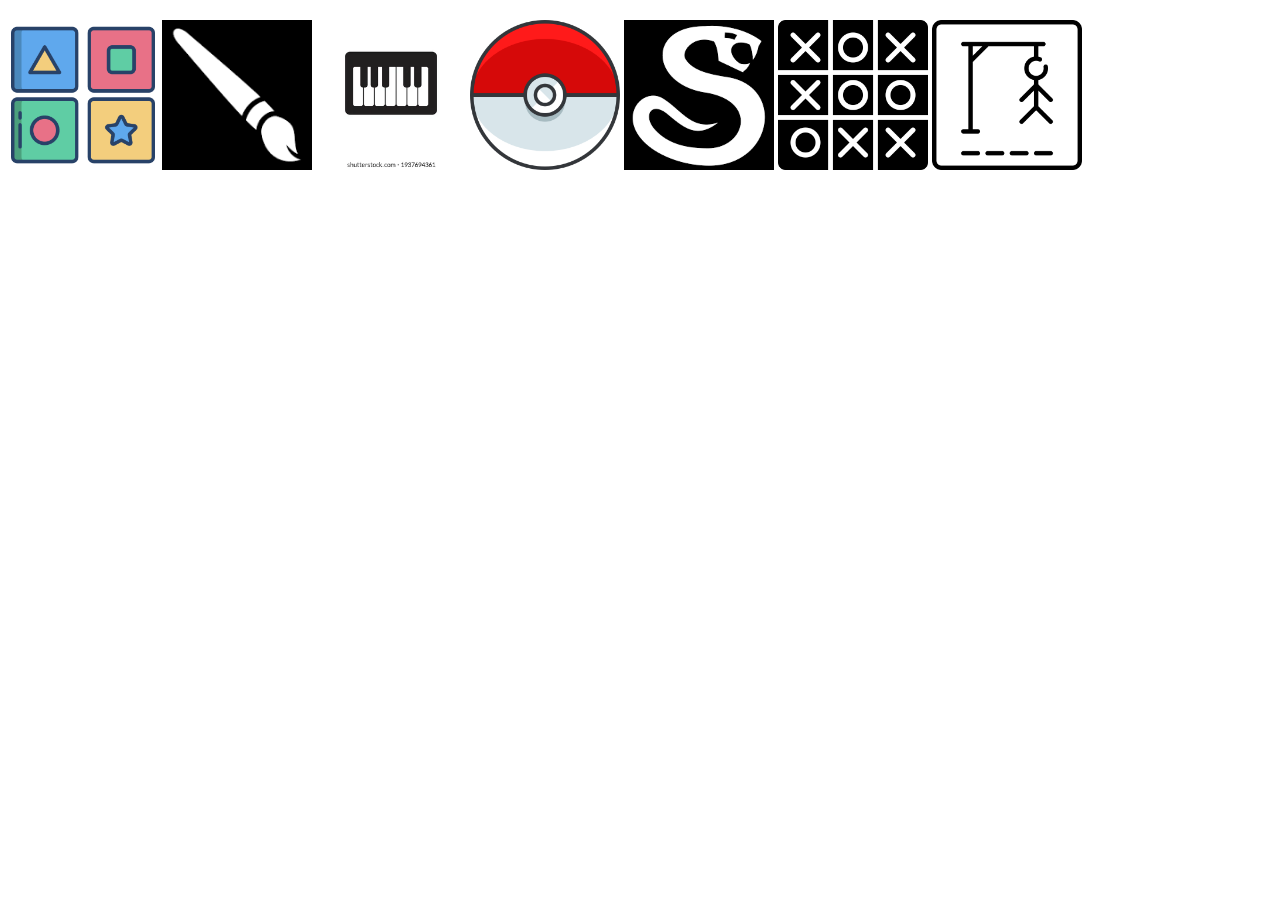
<file: index.html>
<!DOCTYPE html>
<html lang="en">
<head>
    <meta charset="UTF-8">
    <meta name="viewport" content="width=device-width, initial-scale=1.0">
    <link rel="stylesheet" href="style.css">
    <title>Meus Jogos</title>
</head>
<body>
    <div class="card">
        <div class="jogos">
            <a href="memory-game-main/memoria.html"><img class="forca" src="img/memoria.png" alt="forca"></a>
            <a href="paint-main/paint.html"><img class="forca" src="img/paint.png" alt="forca"></a>
            <a href="piano-main/piano.html"><img class="forca" src="img/piano.webp" alt="forca"></a>
            <a href="pokedex-main/pokemon.html"><img class="forca" src="img/pkebola.png" alt="forca"></a>
            <a href="snake-game-main/cobra.html"><img class="forca" src="img/cobra.png" alt="forca"></a>
            <a href="jogo-da-velha-javascript-main/velha.html"><img class="forca" src="img/velha.png" alt="forca"></a>
            <a href="projeto-jogos-main/"><img class="forca" src="img/forca.png" alt="forca"></a>
        </div>
    </div>
</body>
</html>
</file>
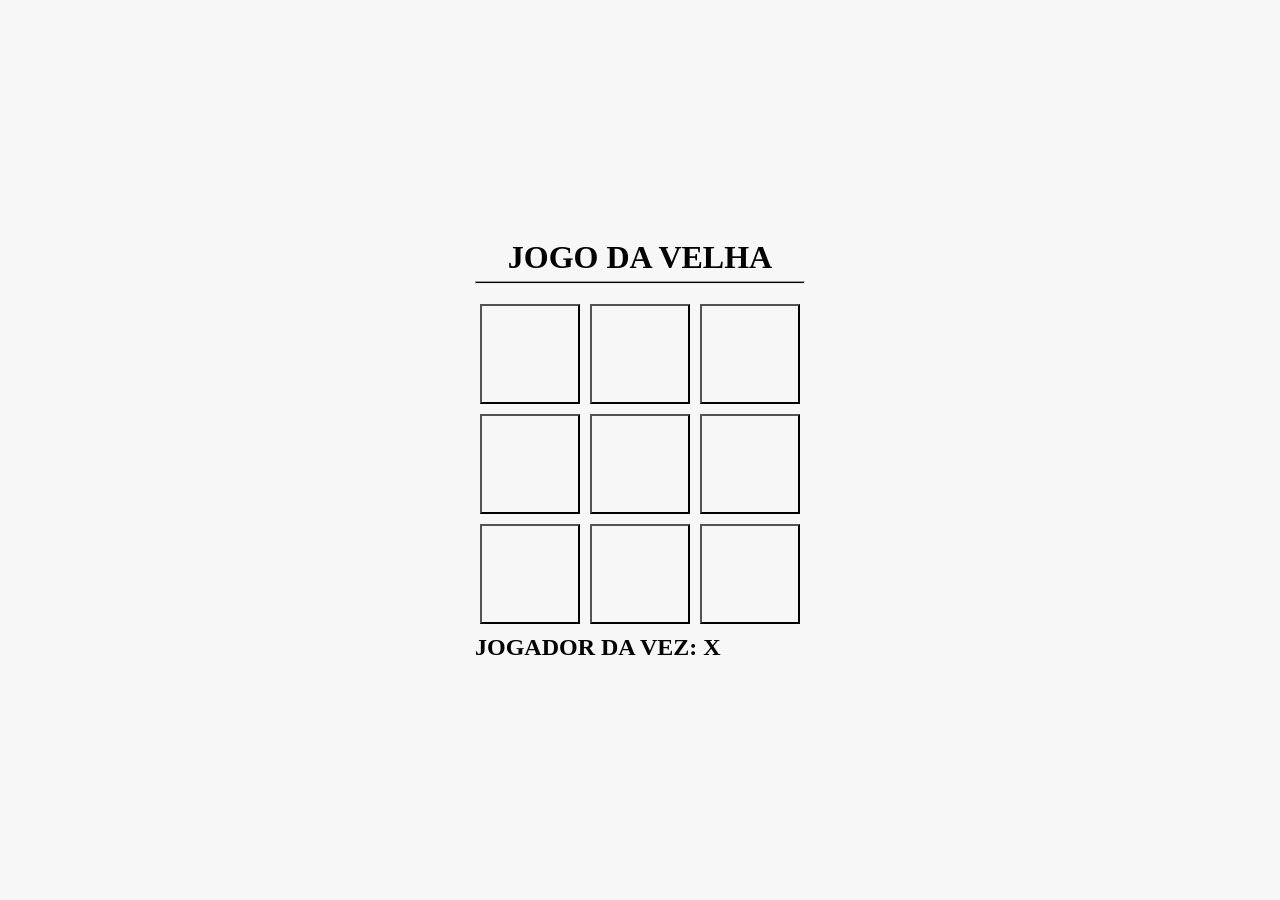
<file: jogo-da-velha-javascript-main/velha.html>
<!DOCTYPE html>
<html lang="en">
<head>
  <meta charset="UTF-8">
  <meta http-equiv="X-UA-Compatible" content="IE=edge">
  <meta name="viewport" content="width=device-width, initial-scale=1.0">
  <title>Document</title>
  <link rel="stylesheet" href="style.css">
</head>
<body>
  <main>
    <h1>JOGO DA VELHA</h1>
    <hr />
    <div class="game">
      <button data-i="1"></button>
      <button data-i="2"></button>
      <button data-i="3"></button>
      <button data-i="4"></button>
      <button data-i="5"></button>
      <button data-i="6"></button>
      <button data-i="7"></button>
      <button data-i="8"></button>
      <button data-i="9"></button>
    </div>
    <h2 class="currentPlayer"></h2>
  </main>
  <script src="script.js"></script>
</body>
</html>
</file>
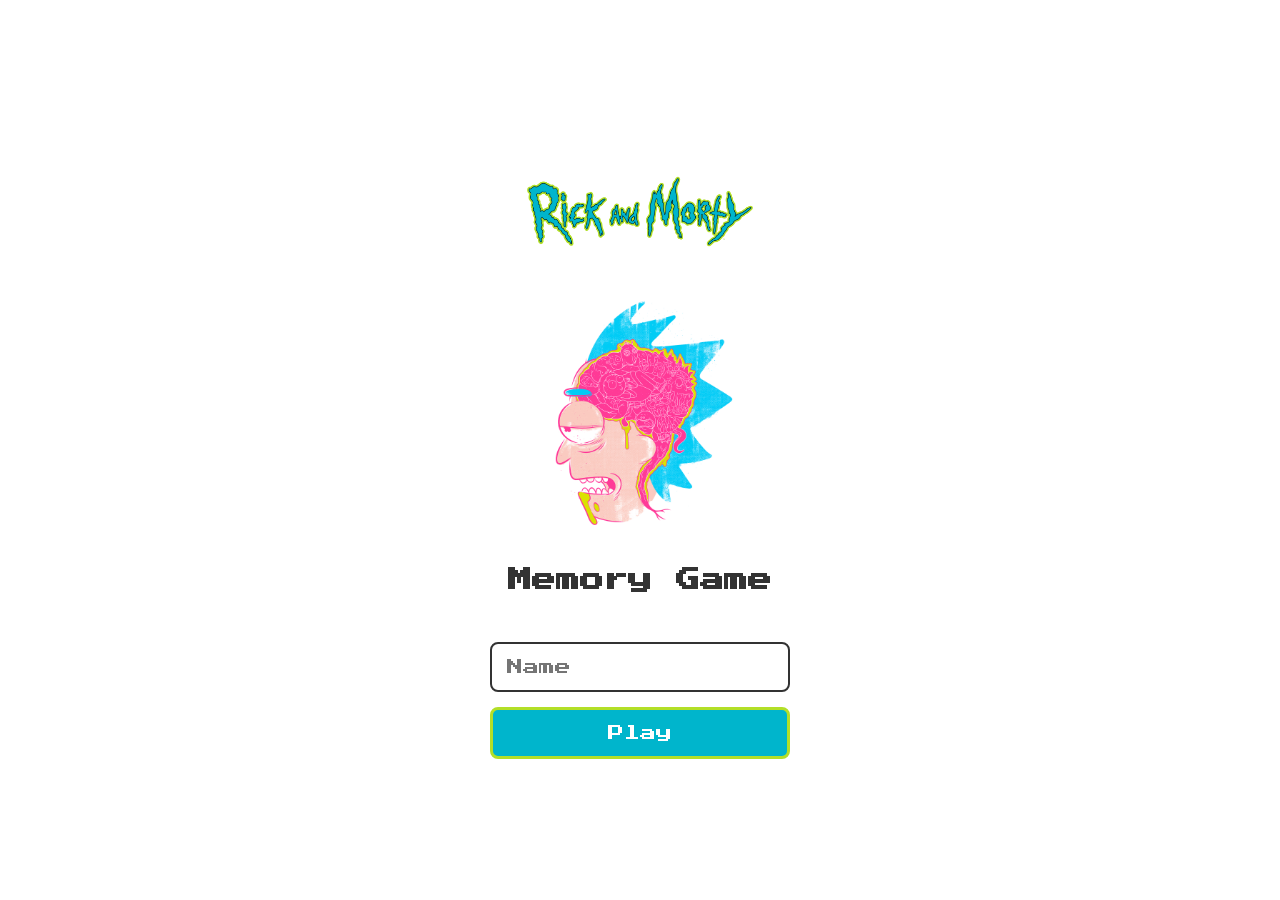
<file: memory-game-main/memoria.html>
<!DOCTYPE html>
<html lang="en">

<head>
  <meta charset="UTF-8">
  <meta name="viewport" content="width=device-width, initial-scale=1.0">

  <link rel="stylesheet" href="./css/reset.css">
  <link rel="stylesheet" href="./css/login.css">

  <script defer src="./js/login.js"></script>
  <link rel="shortcut icon" href="./images/brain.png" type="image/x-icon">
  <title>Memory Game | Login</title>
</head>

<body>

  <form class="login-form">

    <div class="login__header">
      <img src="./images/logo.png" alt="logo">
      <img src="./images/cerebro.jpg" alt="brain icon">
      <h1>Memory Game</h1>
    </div>

    <input type="text" placeholder="Name" class="login__input">
    <button type="submit" class="login__button">Play</button>

  </form>

</body>

</html>
</file>
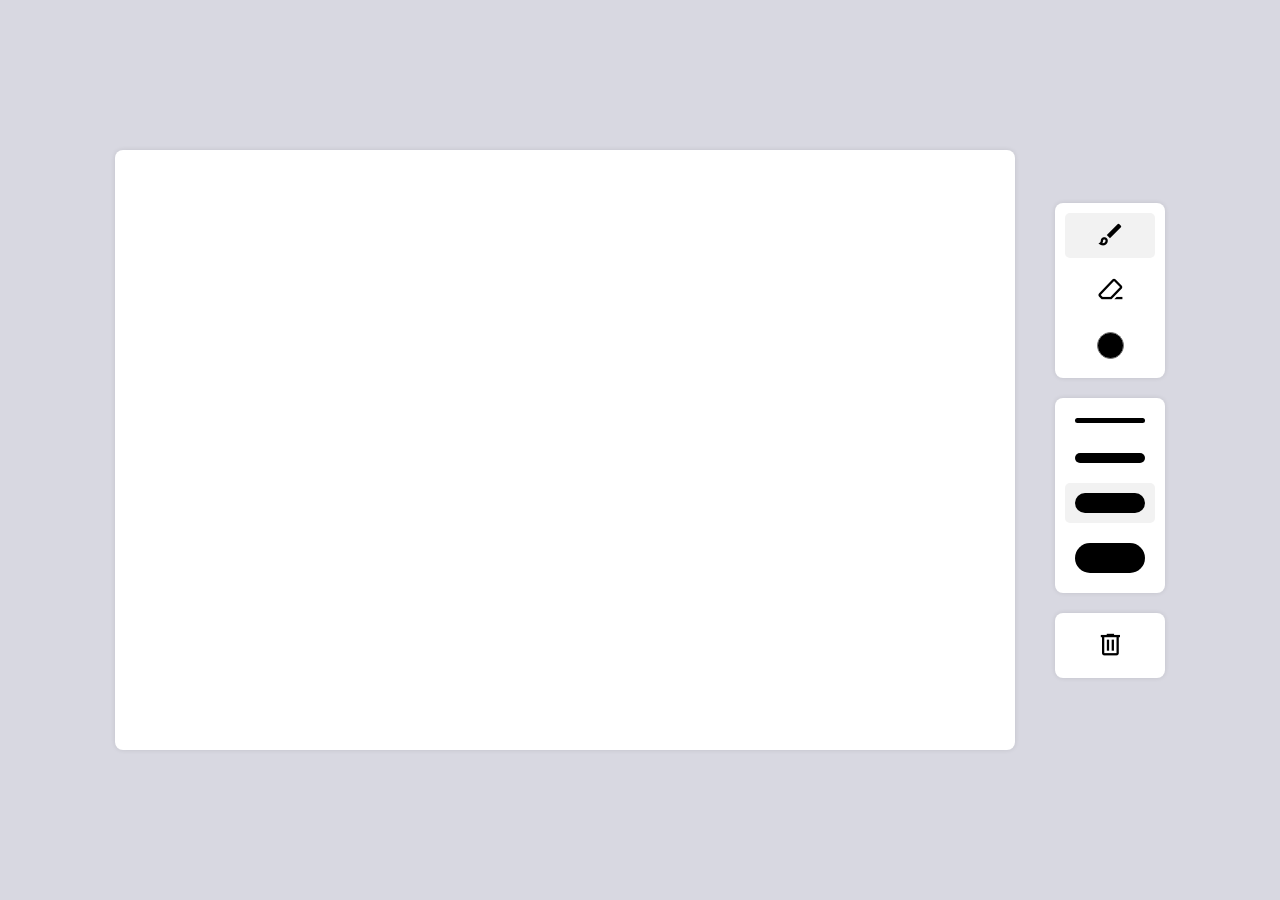
<file: paint-main/paint.html>
<!DOCTYPE html>
<html lang="en">
<head>
    <meta charset="UTF-8">
    <meta name="viewport" content="width=device-width, initial-scale=1.0">

    <link rel="stylesheet" href="https://fonts.googleapis.com/css2?family=Material+Symbols+Outlined:opsz,wght,FILL,GRAD@48,400,1,0" />

    <link rel="stylesheet" href="./style.css">

    <title>Paint</title>
</head>
<body>

    <section class="container">

        <canvas width="900" height="600"></canvas>

        <div>
            <section class="tool-box">
                <button class="button__tool active" data-action="brush">
                    <span class="material-symbols-outlined">brush</span>
                </button>

                <button class="button__tool" data-action="rubber">
                    <span class="material-symbols-outlined">ink_eraser</span>
                </button>

                <button class="button__tool">
                    <input type="color" class="input__color">
                </button>
            </section>

            <section class="tool-box">
                <button class="button__size" data-size=5>
                    <span class="stroke"></span>
                </button>

                <button class="button__size" data-size=10>
                    <span class="stroke"></span>
                </button>

                <button class="button__size active" data-size=20>
                    <span class="stroke"></span>
                </button>

                <button class="button__size" data-size=30>
                    <span class="stroke"></span>
                </button>
            </section>
            
            <section class="tool-box">
                <button class="button__tool button__clear">
                    <span class="material-symbols-outlined">delete</span>
                </button>
            </section>
        </div>

    </section>

    <script src="./script.js"></script>
</body>
</html>
</file>
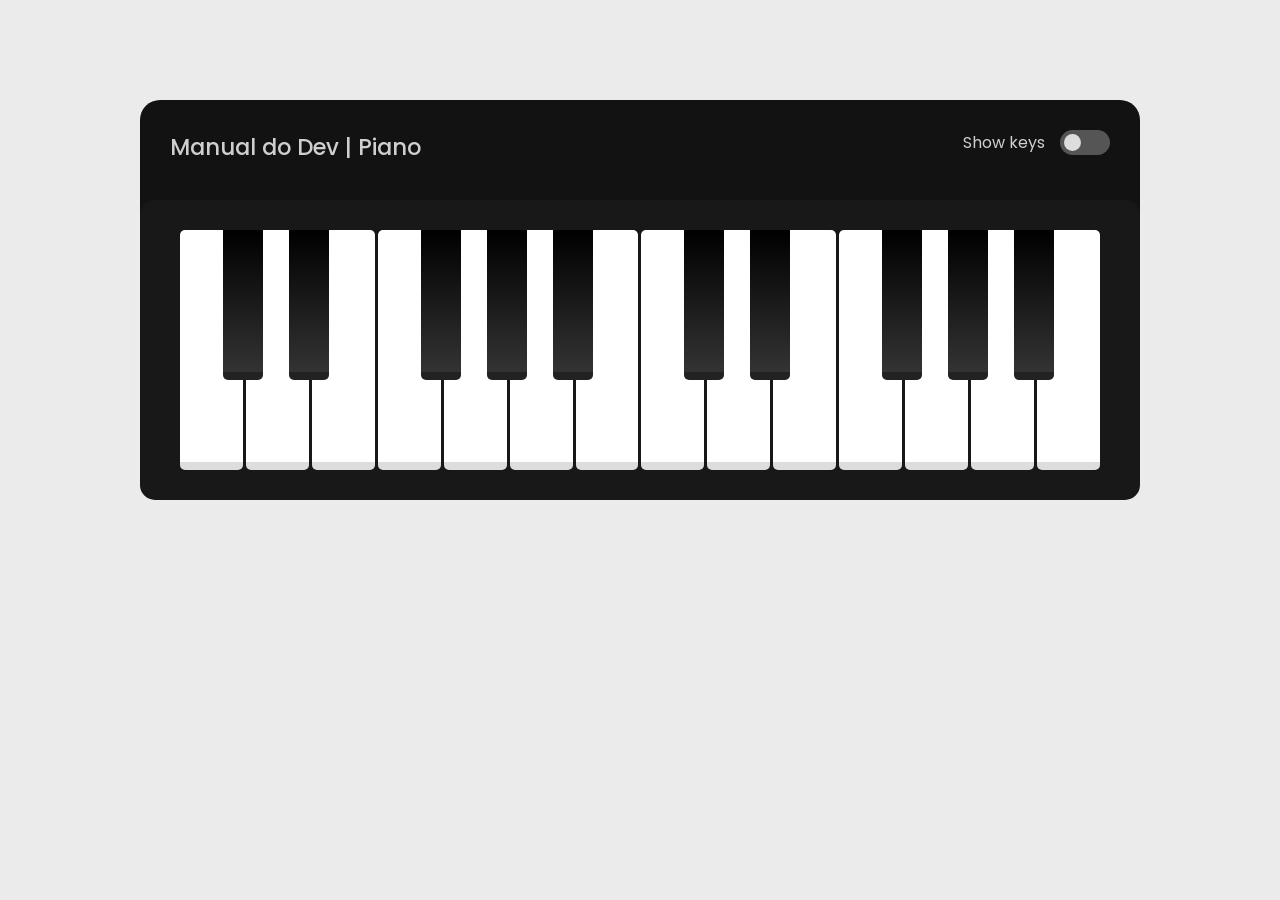
<file: piano-main/piano.html>
<!DOCTYPE html>
<html lang="en">
<head>
    <meta charset="UTF-8">
    <meta http-equiv="X-UA-Compatible" content="IE=edge">
    <meta name="viewport" content="width=device-width, initial-scale=1.0">

    <link rel="stylesheet" href="./css/style.css">

    <title>Piano | Manual do Dev</title>
</head>
<body>
    
    <section class="piano">

        <section class="controls">

            <h1>Manual do Dev | Piano</h1>

            <label class="checkbox__label">
                Show keys
                <span class="switcher">
                    <span class="switcher__button"></span>
                </span>
                <input type="checkbox" class="checkbox__keys" hidden>
            </label>

        </section>

        <section class="piano__keys disabled-keys">

            <div class="key white" data-note="1"><span>TAB</span></div>
            <div class="key black" data-note="2"><span>1</span></div>
            <div class="key white" data-note="3"><span>q</span></div>
            <div class="key black" data-note="4"><span>2</span></div>
            <div class="key white" data-note="5"><span>w</span></div>
            <div class="key white" data-note="6"><span>e</span></div>
            <div class="key black" data-note="7"><span>4</span></div>
            <div class="key white" data-note="8"><span>r</span></div>
            <div class="key black" data-note="9"><span>5</span></div>
            <div class="key white" data-note="10"><span>t</span></div>
            <div class="key black" data-note="11"><span>6</span></div>
            <div class="key white" data-note="12"><span>y</span></div>
            <div class="key white" data-note="13"><span>u</span></div>
            <div class="key black" data-note="14"><span>8</span></div>
            <div class="key white" data-note="15"><span>i</span></div>
            <div class="key black" data-note="16"><span>9</span></div>
            <div class="key white" data-note="17"><span>o</span></div>
            <div class="key white" data-note="18"><span>p</span></div>
            <div class="key black" data-note="19"><span>-</span></div>
            <div class="key white" data-note="20"><span>[</span></div>
            <div class="key black" data-note="21"><span>=</span></div>
            <div class="key white" data-note="22"><span>]</span></div>
            <div class="key black" data-note="23"><span>&larr;</span></div>
            <div class="key white" data-note="24"><span>\</span></div>

        </section>

    </section>

    <script src="./js/script.js"></script>
</body>
</html>
</file>
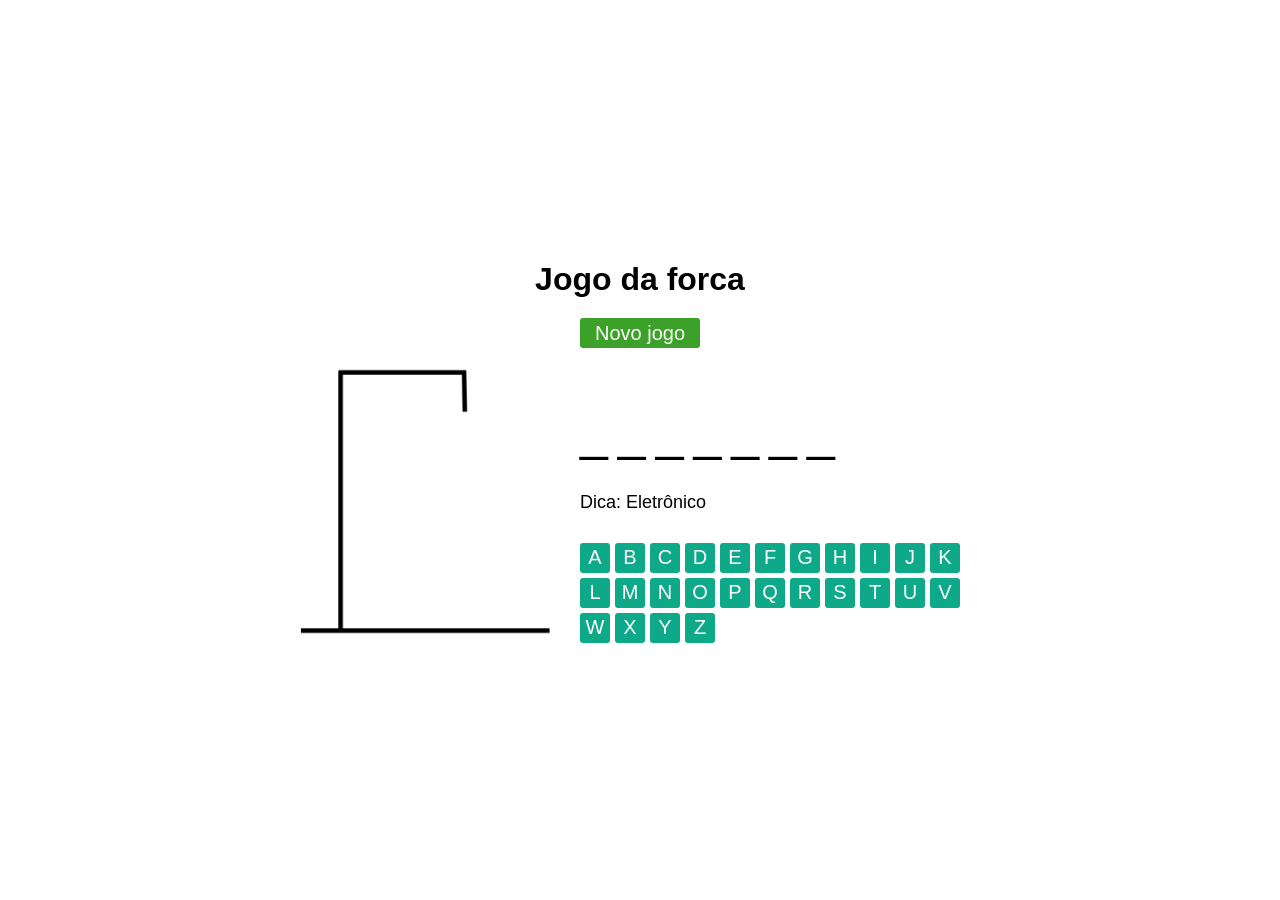
<file: projeto-jogos-main/forca.html>
<!DOCTYPE html>
<html lang="en">
<head>
    <meta charset="UTF-8">
    <meta name="viewport" content="width=device-width, initial-scale=1.0">
    <title>Document</title>
    <link rel="stylesheet" href="style.css">
</head>
<body>
    <div class="error-message"></div>
    <header>
        <h1>Jogo da forca</h1>
    </header>

    <button class="new">Novo jogo</button>
    
    <main>
        <article class="content-img">
            <img src="img1.png" width="250px" alt="jogo da forca">
        </article>
        <article class="content">
            <div class="guess-word"></div>
            <div class="clue"></div>
            <div class="btns"></div>
        </article>
    </main>







    <script src="script.js" type="module"></script>
</body>
</html>
</file>
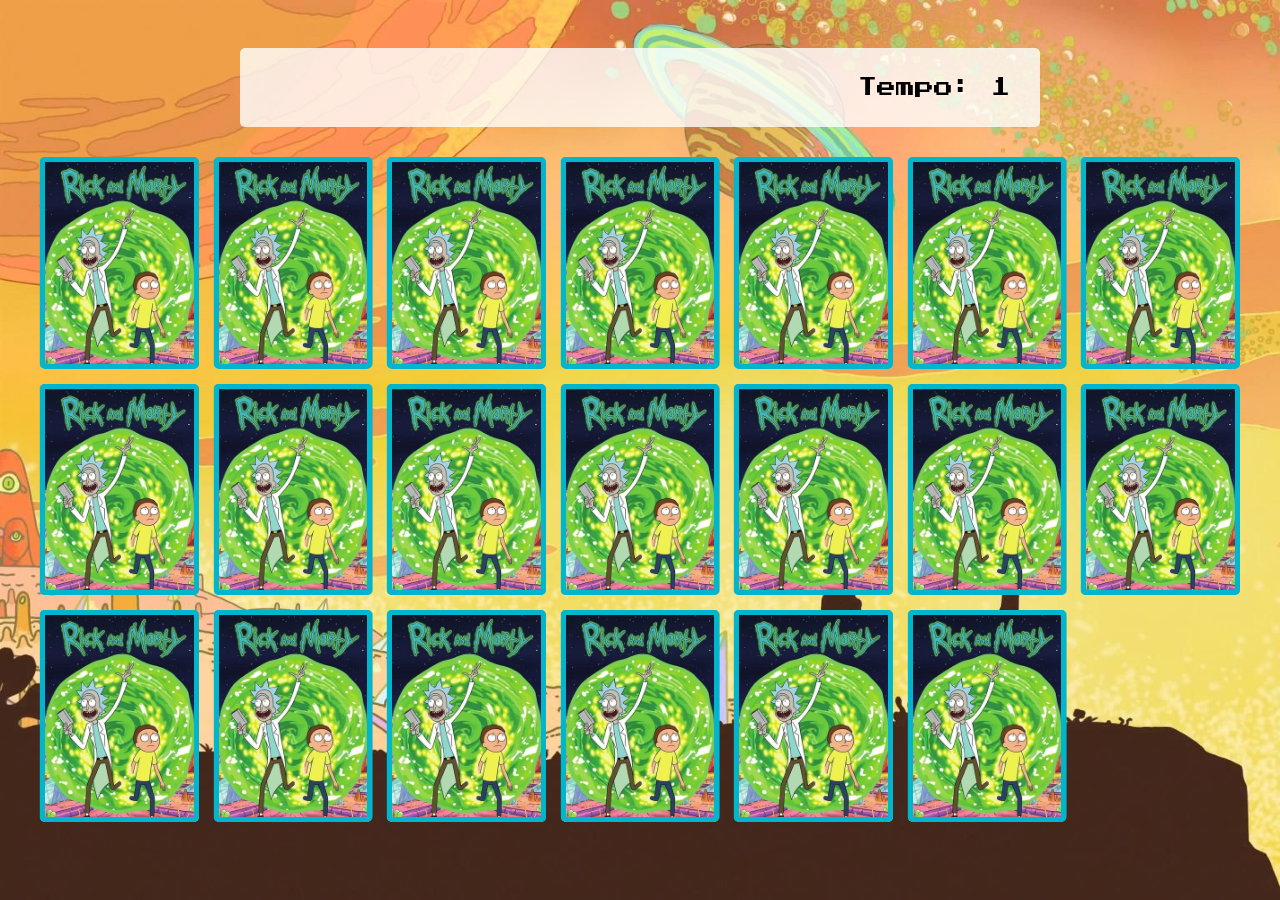
<file: memory-game-main/pages/game.html>
<!DOCTYPE html>
<html lang="en">

<head>
  <meta charset="UTF-8">
  <meta name="viewport" content="width=device-width, initial-scale=1.0">
  <link rel="stylesheet" href="../css/reset.css">
  <link rel="stylesheet" href="../css/game.css">

  <script defer src="../js/game.js"></script>

  <title>Memory Game</title>
</head>

<body>

  <main>
    <header>
      <span class="player"></span>
      <span>Tempo: <span class="timer">00</span></span>
    </header>

    <div class="grid"></div>
  </main>

</body>

</html>
</file>
<file: style.css>
*{
    border: 0;
    padding: 0;
}

.forca{
    width: 150px;
}
</file>
<file: jogo-da-velha-javascript-main/style.css>
* {
  margin: 0;
  padding: 0;
  box-sizing: border-box;
  font-family: cursive;
}

body {
  height: 100vh;
  display: flex;
  align-items: center;
  justify-content: center;
  background: #f7f7f7;
}

main {
  display: flex;
  flex-direction: column;
  gap: 5px;
}

h1 {
  text-align: center;
}

hr {
  font-weight: bold;
  height: 3px;
  background: black;
  margin-bottom: 10px;
}

.game {
  display: grid;
  grid-template-columns: 1fr 1fr 1fr;
}

.game button {
  width: 100px;
  height: 100px;
  margin: 5px;
  cursor: pointer;
  font-size: 50px;
  background: #f7f7f7;
}
</file>
<file: memory-game-main/css/login.css>
.login-form {
  align-items: center;
  display: flex;
  flex-direction: column;
  height: 100vh;
  justify-content: center;
}

.login__header {
  align-items: center;
  display: flex;
  flex-direction: column;
  justify-content: center;
  margin-bottom: 50px;
}

.login__header img {
  width: 250px;
}



.login__header h1 {
  color: #333;
  font-size: 1.5em;
}

.login__input {
  border: 2px solid #333;
  border-radius: 8px;
  color: #333;
  font-size: 1em;
  margin-bottom: 15px;
  max-width: 300px;
  outline: none;
  padding: 15px;
  width: 100%;
}

.login__button {
  background-color: #00b5cc;
  border: 3px solid #b2df28;
  border-radius: 8px;
  color: #fff;
  cursor: pointer;
  font-size: 1em;
  max-width: 300px;
  padding: 15px;
  width: 100%;
}

.login__button:disabled {
  background-color: #eee;
  border: 2px solid #969595;
  color: #aaa;
  cursor: auto;
}
</file>
<file: paint-main/style.css>
* {
    margin: 0;
    padding: 0;
    box-sizing: border-box;
}

body {
    background-color: #d8d8e1;
}

canvas {
    background-color: white;
    border-radius: 8px;
    box-shadow: 0 0 5px rgba(0, 0, 0, 0.1);
}

.container {
    width: 100%;
    min-height: 100vh;
    display: flex;
    align-items: center;
    justify-content: center;
}

.tool-box {
    width: 110px;
    background-color: #fff;
    border-radius: 8px;
    box-shadow: 0 0 5px rgba(0, 0, 0, 0.1);
    margin-left: 40px;
    padding: 10px;
    display: flex;
    flex-direction: column;
    gap: 10px;
    margin-bottom: 20px;
}

.button__tool,
.button__size {
    height: 45px;
    border: none;
    border-radius: 5px;
    cursor: pointer;
    display: flex;
    align-items: center;
    justify-content: center;
    background: none;
}

.button__tool > span {
    font-size: 1.8rem;
}

.button__tool:hover,
.button__size:hover {
    background-color: #f2f2f2;
}

.input__color {
    width: 45px;
    height: 45px;
    border: none;
    background: none;
    cursor: pointer;
    padding: 5px 7px;
}

.input__color::-webkit-color-swatch {
    border-radius: 100px;
}

.button__size {
    padding: 10px;
    height: auto;
}

.button__size > span {
    width: 100%;
    background-color: #000;
    border-radius: 100px;
    display: block;
}

.button__size[data-size="5"] > span {
    height: 5px;
}

.button__size[data-size="10"] > span {
    height: 10px;
}

.button__size[data-size="20"] > span {
    height: 20px;
}

.button__size[data-size="30"] > span {
    height: 30px;
}

.active {
    background-color: #f2f2f2;
}
</file>
<file: piano-main/css/style.css>
@import url('https://fonts.googleapis.com/css2?family=Poppins:wght@300;400;500;700&display=swap');

* {
    margin: 0;
    padding: 0;
    box-sizing: border-box;
    font-family: 'Poppins', sans-serif;
}

body {
    background-color: #ebebeb;
}

.piano {
    background-color: #121212;
    width: 1000px;
    height: 400px;
    margin: 100px auto 0;
    border-radius: 20px;
    display: flex;
    flex-direction: column;
    align-items: center;
    justify-content: space-between;
}

.controls {
    color: rgba(255, 255, 255, 0.8);
    padding: 30px;
    display: flex;
    width: 100%;
    justify-content: space-between;
}

.controls h1 {
    font-weight: 500;
    font-size: 1.4rem;
}

.switcher {
    width: 50px;
    height: 25px;
    background-color: #555;
    display: flex;
    border-radius: 50px;
    padding: 4px;
}

.switcher__button {
    height: 100%;
    aspect-ratio: 1/1;
    background-color: #ddd;
    border-radius: 25px;
}

.switcher--active {
    background-color: #006eff;
    justify-content: flex-end;
}

.checkbox__label {
    display: flex;
    gap: 15px;
}

.piano__keys {
    width: 100%;
    height: 300px;
    background-color: #181818;
    border-radius: 15px;
    padding: 30px 40px;
    display: flex;
}

.white {
    background-color: white;
    flex-grow: 1;
    border-radius: 5px;
    border-bottom: 8px solid #ddd;
    color: rgba(0, 0, 0, 0.3);
    margin-left: -17px;
    z-index: 1;
}

.key span {
    font-weight: 600;
    position: absolute;
    transition-duration: 300ms;
}

.key {
    position: relative;
    display: flex;
    align-items: flex-end;
    justify-content: center;
    padding-bottom: 8px;
    user-select: none;
}

.black {
    width: 40px;
    background: linear-gradient(black, #333);
    height: 150px;
    border-radius: 0 0 5px 5px;
    border-bottom: 8px solid #222;
    margin-left: -20px;
    z-index: 2;
    color: rgba(255, 255, 255, 0.3);
}

.piano__keys .white:nth-child(1) {
    margin-left: 0;
}

.piano__keys .white:nth-child(5) {
    margin-right: 20px;
}

.piano__keys .white:nth-child(12) {
    margin-right: 20px;
}

.piano__keys .white:nth-child(17) {
    margin-right: 20px;
}

.black--pressed {
    background: linear-gradient(#222, black);
    border-bottom: none;
    height: 148px;
}

.disabled-keys span {
    opacity: 0;
}
</file>
<file: projeto-jogos-main/style.css>
* {
    margin: 0;
    padding: 0;
    box-sizing: border-box;
  }
  
  body {
    display: flex;
    align-items: center;
    justify-content: center;
    flex-direction: column;
    min-height: 100vh;
    font-family: Arial, Helvetica, sans-serif;
  }
  
  main {
    display: flex;
    align-items: center;
    gap: 30px;
  }
  
  .content {
    display: flex;
    flex-direction: column;
    gap: 30px;
    height: 200px;
    max-width: 400px;
  }
  
  .guess-word {
    display: flex;
    gap: 10px;
    font-size: 50px;
    flex-wrap: wrap;
  }
  
  .btns {
    display: flex;
    gap: 5px;
    flex-wrap: wrap;
  }
  
  button {
    height: 30px;
    font-size: 20px;
    cursor: pointer;
    color: white;
    border: none;
    border-radius: 3px;
  }
  
  .btns button {
    width: 30px;
    background-color: #0ea989;
  }
  
  .new {
    width: 120px;
    background-color: #3ba128;
    margin: 20px;
  }
  
  button:hover {
    opacity: 0.8;
  }
  
  .clue {
    font-size: 18px;
  }
  
  @media (max-width:650px) {
    main {
      flex-direction: column;
      padding: 10px;
    }
  }
</file>
<file: memory-game-main/css/game.css>
main {
  display: flex;
  flex-direction: column;
  width: 100%;
  background-image: url('../images/bg.jpg');
  background-size: cover;
  min-height: 100vh;
  align-items: center;
  justify-content: center;
  padding: 20px 20px 50px;
}

header {
  display: flex;
  align-items: center;
  justify-content: space-between;
  background-color: rgba(255, 255, 255, 0.8);
  font-size: 1.2em;
  width: 100%;
  max-width: 800px;
  padding: 30px;
  margin: 0 0 30px;
  border-radius: 5px;
}

.grid {
  display: grid;
  grid-template-columns: repeat(7, 1fr);
  gap: 15px;
  width: 100%;
  max-width: 1200px;
  margin: 0 auto;
}

.card {
  aspect-ratio: 3/4;
  width: 100%;
  border-radius: 5px;
  position: relative;
  transition: all 400ms ease;
  transform-style: preserve-3d;
  background-color: #ccc;
}

.face {
  width: 100%;
  height: 100%;
  position: absolute;
  background-size: cover;
  background-position: center;
  border: 5px solid #00b5cc;
  border-radius: 5px;
  transition: all 400ms ease;
}

.front {
  transform: rotateY(180deg);
}

.back {
  background-image: url('../images/back.png');
  backface-visibility: hidden;
}

.reveal-card {
  transform: rotateY(180deg);
}

.disabled-card {
  filter: saturate(0);
  opacity: 0.5;
}

@media screen and (max-width:920px) {
  .grid {
    grid-template-columns: repeat(5, 1fr);

  }
}
</file>
